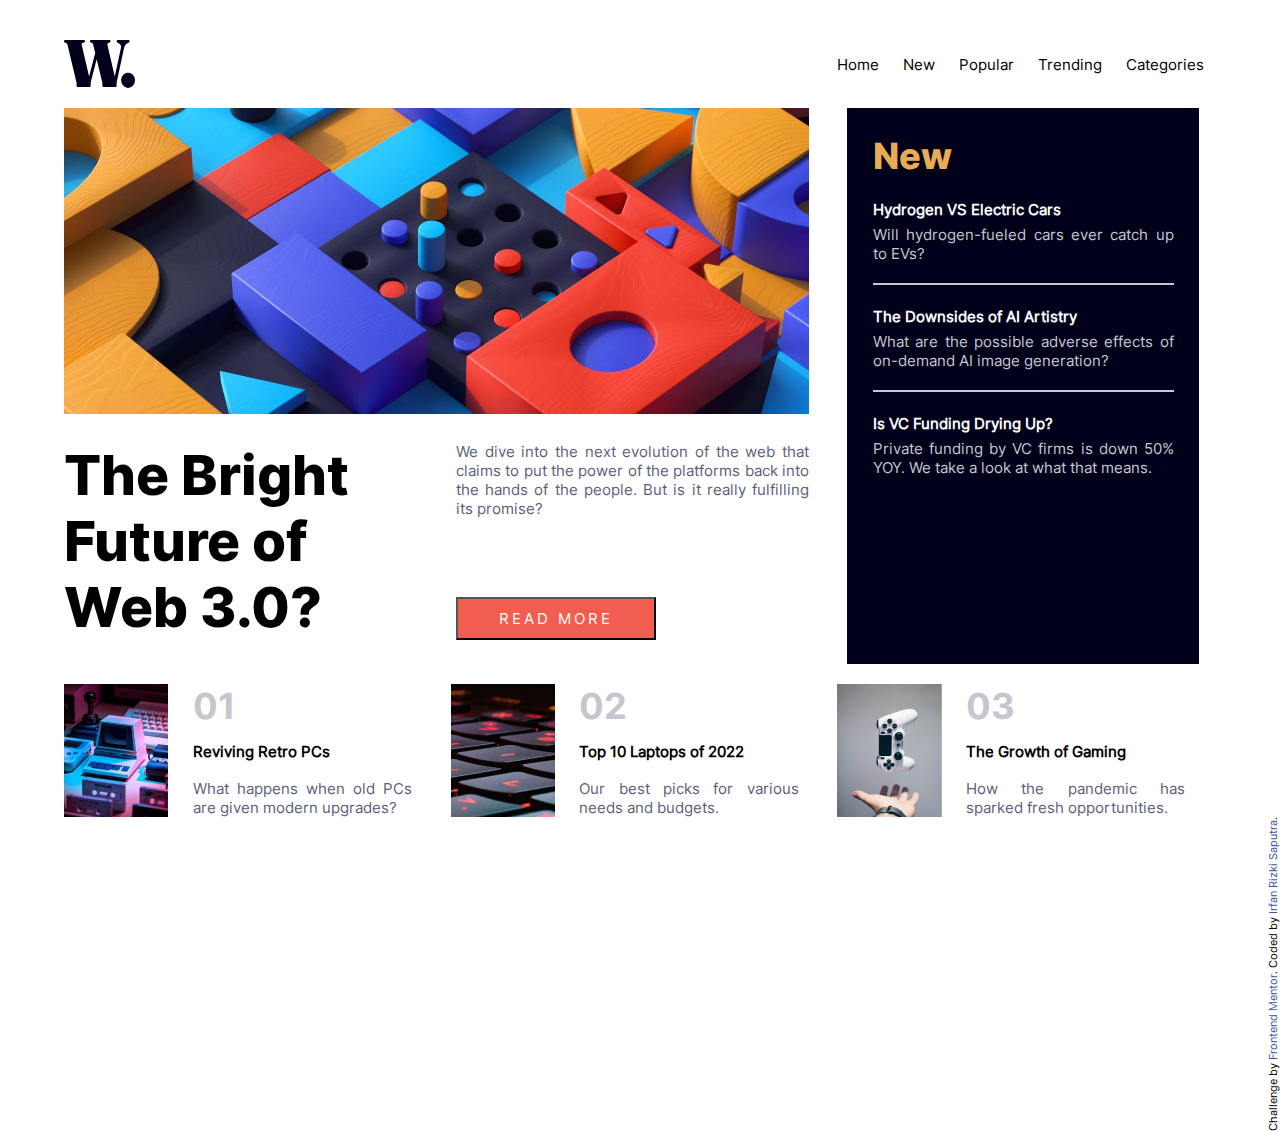
<file: index.html>
<!DOCTYPE html>
<html lang="en">
<head>
  <meta charset="UTF-8">
  <meta name="viewport" content="width=device-width, initial-scale=1.0"> <!-- displays site properly based on user's device -->
  <link rel="stylesheet" href="style.css">
  <link rel="icon" type="image/png" sizes="32x32" href="./assets/images/favicon-32x32.png">
  <title>Frontend Mentor | News homepage</title>

</head>
<body>
  <header>
    <img src="assets/images/logo.svg" alt="logo">
  </header>
  <nav>
    <a onclick="openMenu()" id="openMenu"><img src="assets/images/icon-menu.svg" alt="menu"></a>
    <a onclick="closeMenu()" id="closeMenu"><img src="assets/images/icon-menu-close.svg" alt="close"></a>
    <ul id="navbar">
      <li><a href="index.html">Home</a></li>
      <li><a onclick="newnew()">New</a></li>
      <li><a onclick="poppop()">Popular</a></li>
      <li><a onclick="tretre()">Trending</a></li>
      <li class="cats">
        <a>Categories</a>
        <ul class="dropdown">
          <li><a href="#">finance</a></li>
          <li><a href="#">science</a></li>
          <li><a href="#">tech</a></li>
        </ul>
      </li>
    </ul>
  </nav>  
  <main>
    <div id="highlight">
      <img class="desktop-img" src="assets/images/image-web-3-desktop.jpg" alt="img">
      <img class="mobile-img"src="assets/images/image-web-3-mobile.jpg" alt="img-mobile">
      <div class="flex">
        <h1>The Bright Future of Web 3.0?</h1>
        <div class="article">
          <p>
          We dive into the next evolution of the web that claims to put the power of the platforms back into the hands of the people. 
          But is it really fulfilling its promise?
          </p>
          <a class="button" href="The-Bright-Future-of-Web-3.0.html"><button>Read more</button></a>
        </div>
      </div>
    </div>
    <div id="new">
      <h2>New</h2>
      <h3><a href="#">Hydrogen VS Electric Cars</a></h3>
      <p>Will hydrogen-fueled cars ever catch up to EVs?</p>
      <hr>
      <h3><a>The Downsides of AI Artistry</a></h3>
      <p>What are the possible adverse effects of on-demand AI image generation?</p>
      <hr>
      <h3><a>Is VC Funding Drying Up?</a></h3>
      <p>Private funding by VC firms is down 50% YOY. We take a look at what that means.</p>
    </div>
    <div id="container">
      <div class=card>
        <img src="assets/images/image-retro-pcs.jpg" alt="img"/>
        <div class="article">
          <h2>01</h2>
          <h3><a>Reviving Retro PCs</a></h3>
          <p>What happens when old PCs are given modern upgrades?</p>
        </div>
      </div>
      <div class=card>
        <img src="assets/images/image-top-laptops.jpg" alt="img"/>
        <div class="article">
          <h2>02</h2>
          <h3><a>Top 10 Laptops of 2022</a></h3>
          <p>Our best picks for various needs and budgets.</p>
        </div>
      </div>
      <div class=card>
        <img src="assets/images/image-gaming-growth.jpg" alt="img"/>
        <div class="article">
          <h2>03</h2>
          <h3><a>The Growth of Gaming</a></h3>
          <p>How the pandemic has sparked fresh opportunities.</p>
        </div>
      </div>
    </div>
  </main>
  <footer class="attribution">
    Challenge by <a href="https://www.frontendmentor.io?ref=challenge" target="_blank">Frontend Mentor</a>. 
    Coded by <a href="https://linkedin.com/in/nafri97">Irfan Rizki Saputra</a>.
  </footer>
</body>
<script src="main.js"></script>
</html>
</file>
<file: style.css>
@font-face {
    font-family: 'Inter-Bold';
    src: url('/assets/fonts/static/Inter-Bold.ttf') format('truetype');
}
@font-face {
    font-family: 'Inter-ExtraBold';
    src: url('/assets/fonts/static/Inter-ExtraBold.ttf') format('truetype');
}
@font-face {
    font-family: 'Inter-Regular';
    src: url('/assets/fonts/static/Inter-Regular.ttf') format('truetype');
}

/* ========= text attribute below ============ */
*, html, body{
    font-family: 'Inter-Regular',sans-serif ;
    font-size: 15px;
    padding: 0;
    margin: 0;
}
a {
    text-decoration: none;
    cursor: pointer;
    color: inherit
}
.attribution { font-size: 11px; float: right ;writing-mode: vertical-rl;transform: rotate(180deg);}
.attribution a { color: hsl(228, 45%, 44%); font-size: inherit; }

/* ========= text attribute above ============ */
header{
    margin :40px 5vw 20px;
}
header img{
    float: left;
    height: 48px;
    width: 72px;
}
.article h2{
    font-family: 'Inter-Bold', sans-serif;
    font-size: 36px;
    color: hsl(233, 8%, 79%);
}
#new h2{
    font-family: 'Inter-ExtraBold',sans-serif;
    color: hsl(35, 77%, 62%);
    font-size: 36px;
    margin-bottom: 20px;
}
#new h3:hover{
    color: hsl(35, 77%, 62%);
}
.card div h3:hover{
    color:hsl(5, 85%, 63%);
}
h3{
    font-family: 'Inter-Bold',sans-serif;
    font-size: 18px; 
    padding-bottom: 6px ;
}
h1{
    font-family: 'Inter-ExtraBold',sans-serif;
    color: black;
    font-size: 55px;
    width: 62%;
}
p, article{
    color:  hsl(236, 13%, 42%); 
    text-align: justify;
}
#new p{color: hsl(233, 8%, 79%)}
hr{
    border: 1px solid hsl(233, 8%, 79%);
    margin: 20px 0;
}
h4{
    margin-top: 20px;
    font-size: 30px;
    color: black;
}

label{
    font-size: 12px;
    font-family: Arial, Helvetica, sans-serif;
}
/* ============= img vid attribute =============== */
.mobile-img{
    display: none;
}
#highlight img{
    width : 100%;
    height: auto;
}
.card img{
    width: 30%;
    height: auto;
}
/* =========== navbar attribute below ============ */

nav{
    display: flex;
    margin: 40px 5vw 20px;
    align-items: center;
    justify-content: flex-end;
    height: 48px;
}
#navbar{
    display: flex;
    flex-direction:row ;
    list-style:none ;
    margin-left: auto;
}
#navbar li a{padding: 12px;}
#navbar li a:hover{color: hsl(5, 85%, 63%);}
.dropdown,#openMenu, #closeMenu{display: none;}
.dropdown li{
    text-decoration: none;
    list-style: none;
    padding: 7px;
}
.cats:hover .dropdown{
    display: block;
    position: absolute;
    background-color: hsl(36, 100%, 99%);
    margin-top: 10px;
    z-index: 1;
}
/* =========== navbar attribute above ============ */


main{
    position: relative;
    margin: 0 5vw;
    display: flex;
    flex-wrap: wrap;
    width: 100%;
}


#highlight{
    width: 58.2%;
}

.flex{
    margin:24px 0;
    display: flex;
    gap: 6%;
}

#new{
    width: 23.5%;
    background-color: hsl(240, 100%, 5%);
    color: white;
    margin-left: 3%;
    padding: 2%;
}

#container{
    display: flex;
    flex-direction: row;
    gap: 3%;
    margin-top: 20px;
    max-width: 100vw;
}

.card{
    width: 27.2%;
    padding: 0;
    display: flex;
    gap: 7%;
}


.article{
    width: 63%;
    display: flex;
    flex-direction: column;
    justify-content: space-between;
}

button{
    margin-top: 5vh;
    padding: 10px;
    width: 200px;
    background-color: hsl(5, 85%, 63%);
    color: hsl(36, 100%, 99%);
    text-transform: uppercase;
    letter-spacing: 3px;
    cursor: pointer;
}
button:hover{
    background-color: hsl(240, 100%, 5%);
}

/* =================
MOBILE RESPONSIVE 
================= */

@media screen and (max-width: 768px){

    /* =========== text attribute ============ */
    h1{
        font-size: max(6vw, 24px);
        width: 100%;
    }
    .attribution{ display: none;}
    /* =========== img vid attribute =========== */
    .mobile-img{display: block;}
    .desktop-img{display: none;}
    /* ======== navbar attribute below ========== */
    
    header{
        position: fixed;
        top: 0;
        left: 0;
        z-index: 1;
        width: 100%;
        background-color:hsl(36, 100%, 99%);
        padding :40px 5vw 20px;
        margin: 0;
    }

    #navbar {
        display: none;
        position: fixed;
        top: 0;
        right: 0;
        background-color: hsl(36, 100%, 99%);
        height: 100%;
        width: max(50%, 240px );
        z-index: 2;
        overflow-x: hidden;
        justify-content: left;
        padding-top: 100px;
        transition: all 0.5s ease-in-out;
    }
        
    #openMenu {
        display: block;
        position: fixed;
        top: 20px;
        right: 0;
        padding: 20px;
        z-index: 3;
        background-color: hsl(36, 100%, 99%);
    }
        
    #closeMenu {
        position: fixed;
        top: 20px;
        right: 0;
        padding: 20px;
        z-index: 3;
        background-color: hsl(36, 100%, 99%);
    }
    #navbar li{
        padding: 10px;
    }
    #navbar li a:hover{
        color: black;
    }
        
    #navbar li a{
        text-align: left;
        font-size: 22px;
        margin-top: 30px;
    }
    .dropdown li a{
        padding: 0px;
        text-align: left;
        font-size: 15px;
        font-family: 'Inter-Regular',sans-serif;
    }

    .cats .dropdown {
        display: none;
        position: absolute;
        color:  hsl(5, 85%, 63%);
        margin-top: 0px;
        margin-left: 20px;
        z-index: 1;
    }
    /* ======== navbar attribute above ========== */
    main{
        position: relative;
        margin: 0 3vw;
        width: 92vw;
    }
    
    .flex{
    margin:24px 0;
    display: block;
    gap: 0;
    }
    #highlight{
        width: 100%;
    }
    #new{
        width: 100%;
        margin-left: 0;
        padding: 20px;
    }

    #container{
        flex-direction: column;
        gap: 3%;
        margin-top: 20px;
    }
    .card{
        width: 100%;
        margin: 20px 0;
    }
    
    .article{
        width: 100%;
        justify-content: flex-start;
    }

}
</file>
